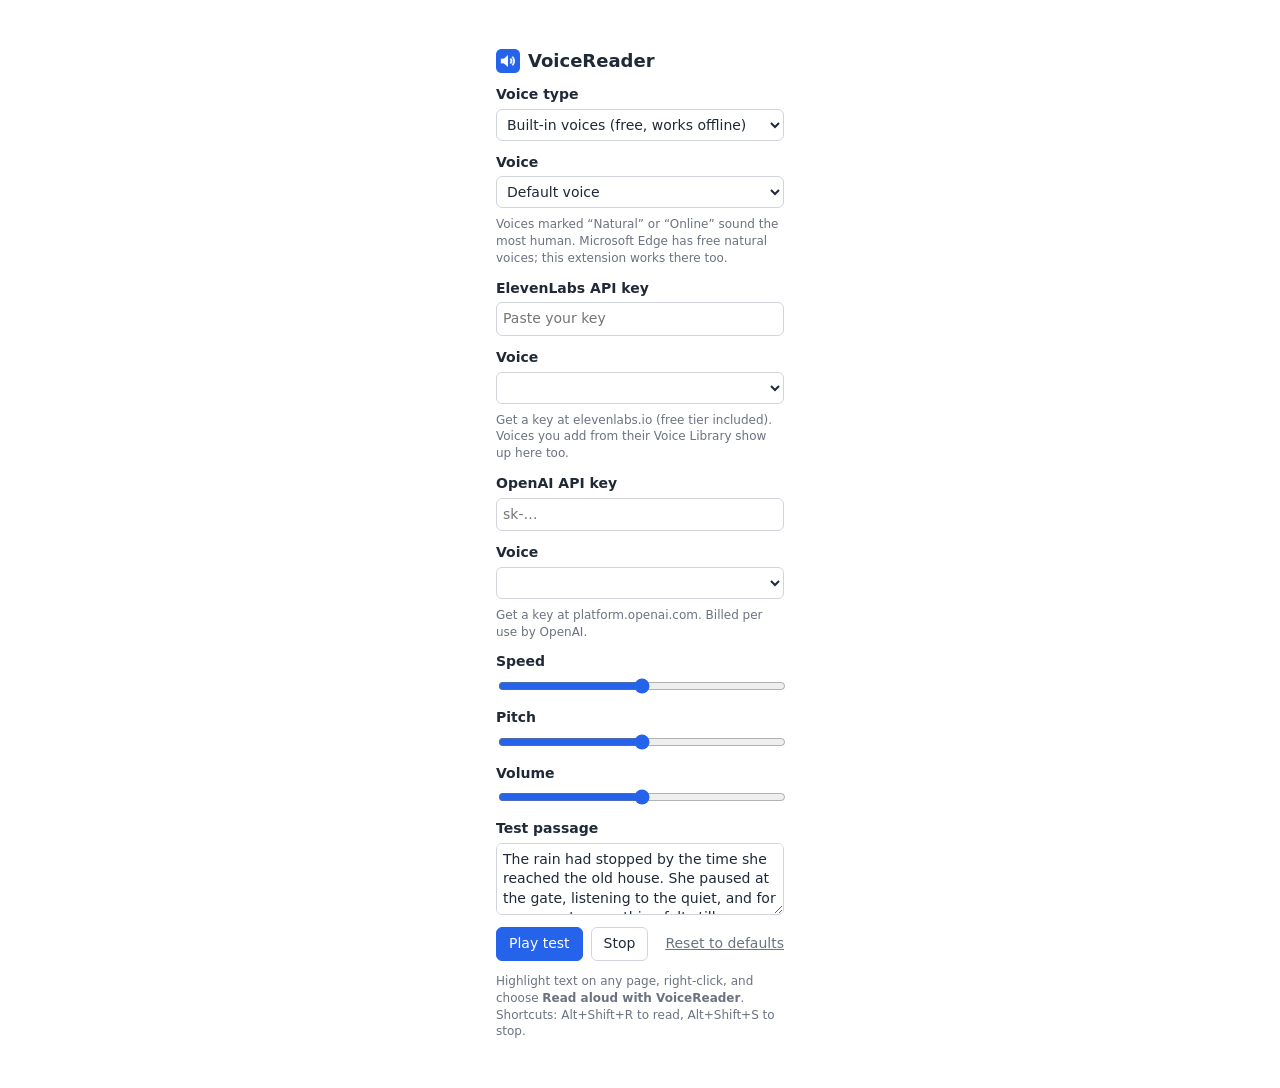
<file: VoiceReader/popup.html>
<!doctype html>
<html lang="en">
<head>
  <meta charset="utf-8">
  <meta name="viewport" content="width=device-width, initial-scale=1">
  <title>VoiceReader</title>
  <link rel="stylesheet" href="popup.css">
</head>
<body>
  <header>
    <img src="icons/icon32.png" alt="" width="24" height="24">
    <h1>VoiceReader</h1>
  </header>

  <p id="error" class="error" hidden></p>

  <label class="field">
    <span>Voice type</span>
    <select id="provider">
      <option value="chrome">Built-in voices (free, works offline)</option>
      <option value="elevenlabs">ElevenLabs natural voices (API key)</option>
      <option value="openai">OpenAI natural voices (API key)</option>
    </select>
  </label>

  <section data-provider="chrome">
    <label class="field">
      <span>Voice</span>
      <select id="voiceName"><option value="">Default voice</option></select>
    </label>
    <p class="hint">Voices marked “Natural” or “Online” sound the most human.
      Microsoft Edge has free natural voices; this extension works there too.</p>
  </section>

  <section data-provider="elevenlabs">
    <label class="field">
      <span>ElevenLabs API key</span>
      <input id="elevenlabsKey" type="password" placeholder="Paste your key" autocomplete="off">
    </label>
    <label class="field">
      <span>Voice</span>
      <select id="elevenlabsVoiceId"></select>
    </label>
    <p class="hint">Get a key at elevenlabs.io (free tier included). Voices you add
      from their Voice Library show up here too.</p>
  </section>

  <section data-provider="openai">
    <label class="field">
      <span>OpenAI API key</span>
      <input id="openaiKey" type="password" placeholder="sk-…" autocomplete="off">
    </label>
    <label class="field">
      <span>Voice</span>
      <select id="openaiVoice"></select>
    </label>
    <p class="hint">Get a key at platform.openai.com. Billed per use by OpenAI.</p>
  </section>

  <label class="field">
    <span>Speed <output id="rateOut"></output></span>
    <input id="rate" type="range" min="0.5" max="3" step="0.05">
  </label>

  <label class="field" data-provider="chrome">
    <span>Pitch <output id="pitchOut"></output></span>
    <input id="pitch" type="range" min="0" max="2" step="0.1">
  </label>

  <label class="field">
    <span>Volume <output id="volumeOut"></output></span>
    <input id="volume" type="range" min="0" max="1" step="0.05">
  </label>

  <label class="field">
    <span>Test passage</span>
    <textarea id="sample" rows="3">The rain had stopped by the time she reached the old house. She paused at the gate, listening to the quiet, and for a moment, everything felt still.</textarea>
  </label>

  <div class="buttons">
    <button id="test" class="primary">Play test</button>
    <button id="stop">Stop</button>
    <button id="reset" class="link">Reset to defaults</button>
  </div>

  <p class="hint">Highlight text on any page, right-click, and choose
    <strong>Read aloud with VoiceReader</strong>. Shortcuts: Alt+Shift+R to read,
    Alt+Shift+S to stop.</p>

  <script type="module" src="popup.js"></script>
</body>
</html>
</file>
<file: VoiceReader/popup.css>
:root {
  color-scheme: light dark;
  --bg: #ffffff;
  --fg: #1f2937;
  --muted: #6b7280;
  --border: #d1d5db;
  --accent: #2563eb;
  --accent-fg: #ffffff;
}
@media (prefers-color-scheme: dark) {
  :root {
    --bg: #1f2125;
    --fg: #e5e7eb;
    --muted: #9ca3af;
    --border: #3f434a;
    --accent: #3b82f6;
  }
}
* { box-sizing: border-box; }
body {
  margin: 0;
  padding: 16px;
  width: 320px;
  max-width: 100%;
  font: 14px/1.4 system-ui, sans-serif;
  background: var(--bg);
  color: var(--fg);
}
/* When opened as the full options page, center it instead of stretching. */
@media (min-width: 400px) {
  body { margin: 32px auto; }
}
header { display: flex; align-items: center; gap: 8px; margin-bottom: 12px; }
h1 { font-size: 18px; margin: 0; }
.field { display: flex; flex-direction: column; gap: 4px; margin-bottom: 12px; }
.field > span { display: flex; justify-content: space-between; font-weight: 600; }
output { font-weight: 400; color: var(--muted); }
select, textarea {
  width: 100%;
  padding: 6px;
  font: inherit;
  color: inherit;
  background: var(--bg);
  border: 1px solid var(--border);
  border-radius: 6px;
}
textarea { resize: vertical; }
input[type="range"] { width: 100%; accent-color: var(--accent); }
.buttons { display: flex; gap: 8px; align-items: center; flex-wrap: wrap; }
button {
  padding: 6px 12px;
  font: inherit;
  color: inherit;
  background: transparent;
  border: 1px solid var(--border);
  border-radius: 6px;
  cursor: pointer;
}
button.primary { background: var(--accent); border-color: var(--accent); color: var(--accent-fg); }
button.link { border: none; padding: 6px 0; margin-left: auto; color: var(--muted); text-decoration: underline; }
.hint { color: var(--muted); font-size: 12px; margin: 12px 0 0; }
input[type="password"] {
  width: 100%;
  padding: 6px;
  font: inherit;
  color: inherit;
  background: var(--bg);
  border: 1px solid var(--border);
  border-radius: 6px;
}
section .hint { margin: -4px 0 12px; }
.error {
  margin: 0 0 12px;
  padding: 8px;
  border-radius: 6px;
  background: #fee2e2;
  color: #991b1b;
  font-size: 13px;
}
[hidden] { display: none !important; }
</file>
